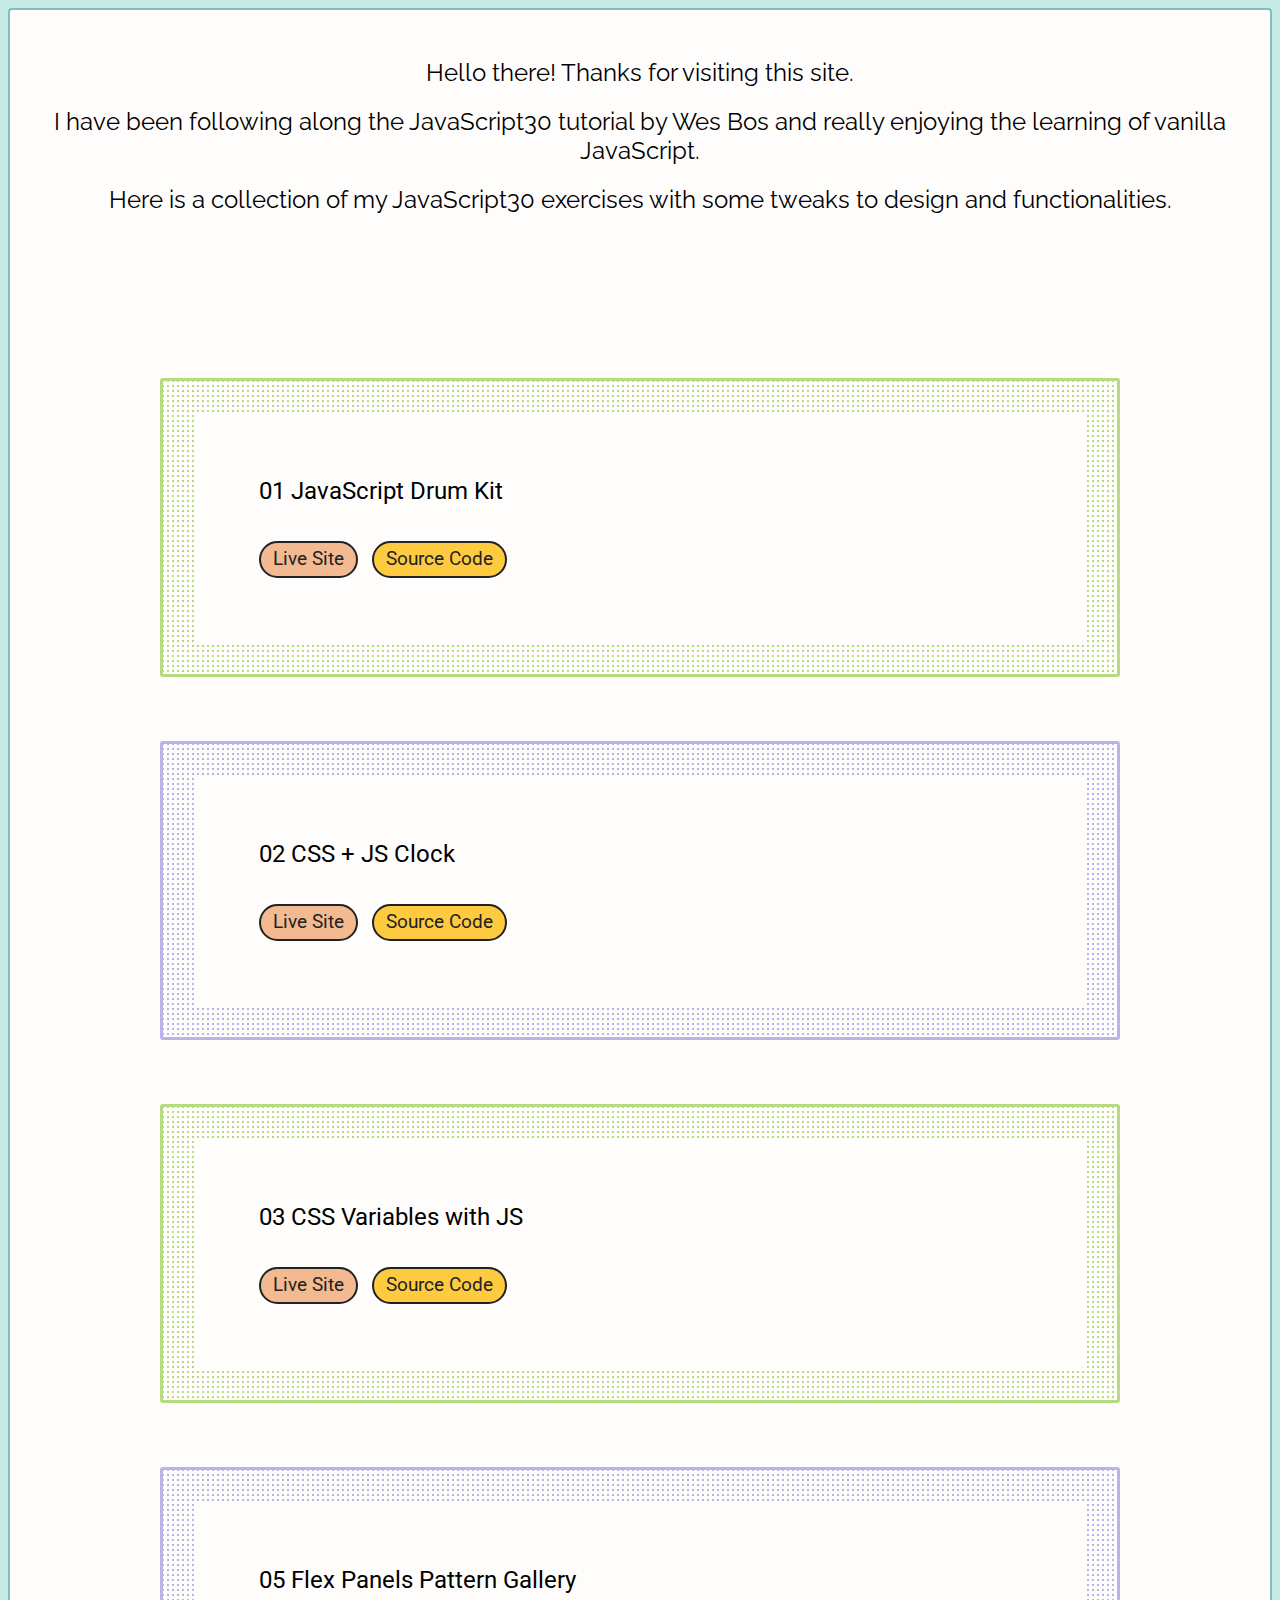
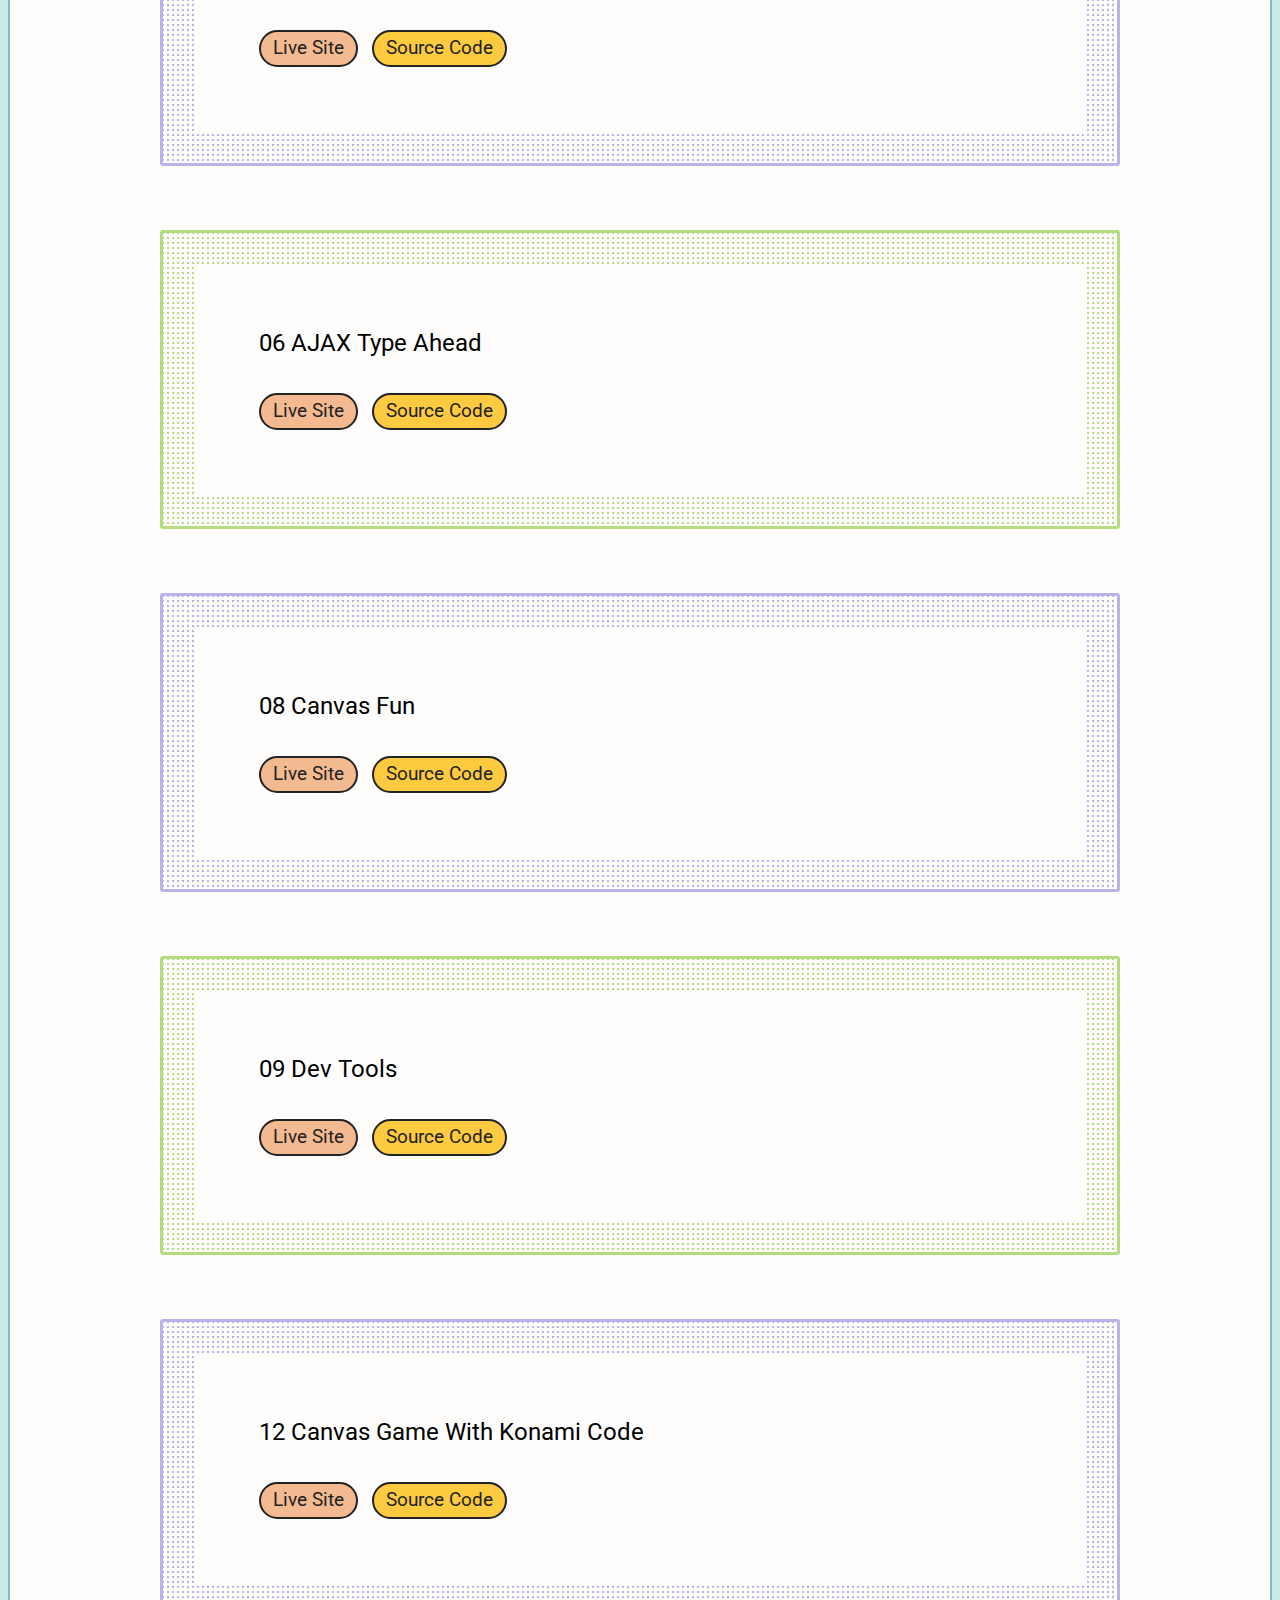
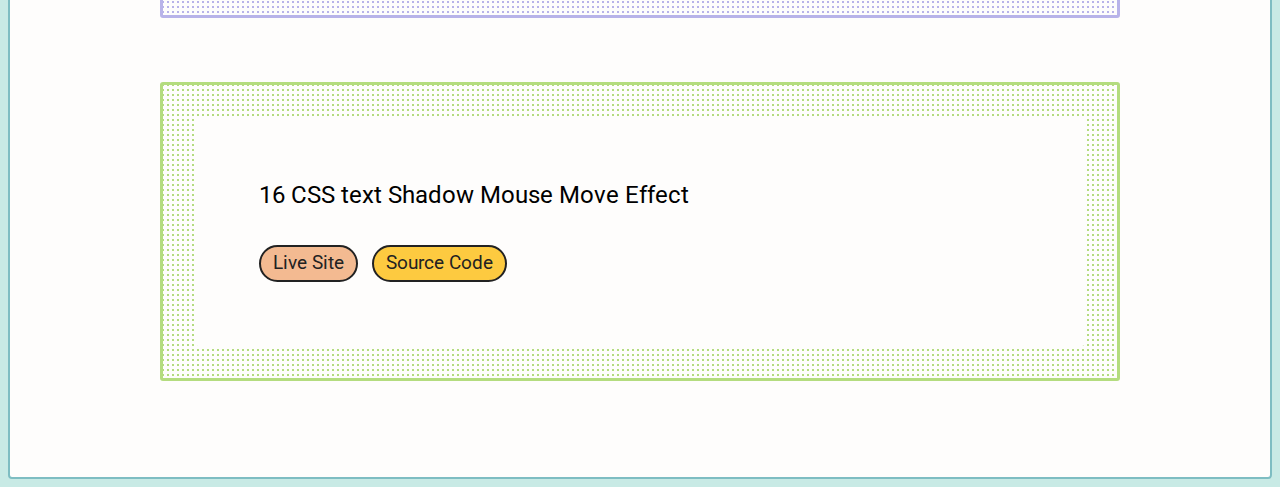
<file: index.html>
<!DOCTYPE html>
<html lang="en">
  <head>
    <meta charset="UTF-8" />
    <meta http-equiv="X-UA-Compatible" content="IE=edge" />
    <meta name="viewport" content="width=device-width, initial-scale=1.0" />
    <link rel="stylesheet" href="main.css" />
    <title>Belle's JavaScript30 exercises</title>
  </head>
  <body>
    <div>
      <header>
        <p>Hello there! Thanks for visiting this site.</p>
        <p>
          I have been following along the JavaScript30 tutorial by Wes Bos and
          really enjoying the learning of vanilla JavaScript.
        </p>
        <p>
          Here is a collection of my JavaScript30 exercises with some tweaks to
          design and functionalities.
        </p>
      </header>
      <main>
        <section>
          <ul class="exercise-list">
            <!-- 1 Drum Kit -->
            <li class="exercise-item">
              <div class="item-container">
                <p>01 JavaScript Drum Kit</p>
                <ul>
                  <li>
                    <a
                      href="./01_Drum_Kit/index.html"
                      target="_blank"
                      class="btn btn-orange"
                      >Live Site</a
                    >
                  </li>
                  <li>
                    <a
                      href="https://github.com/Bc-coding/BelleJS30/tree/main/01_Drum_Kit"
                      target="_blank"
                      class="btn btn-yellow"
                      >Source Code</a
                    >
                  </li>
                </ul>
              </div>
            </li>

            <!-- 2 CSS + JS Clock -->
            <li class="exercise-item">
              <div class="item-container">
                <p>02 CSS + JS Clock</p>
                <ul>
                  <li>
                    <a
                      href="./02_JS_and_CSS_Clock/index.html"
                      target="_blank"
                      class="btn btn-orange"
                      >Live Site</a
                    >
                  </li>
                  <li>
                    <a
                      href="https://github.com/Bc-coding/BelleJS30/tree/main/02_JS_and_CSS_Clock"
                      target="_blank"
                      class="btn btn-yellow"
                      >Source Code</a
                    >
                  </li>
                </ul>
              </div>
            </li>

            <!-- 3 CSS Variables with JS -->
            <li class="exercise-item">
              <div class="item-container">
                <p>03 CSS Variables with JS</p>
                <ul>
                  <li>
                    <a
                      href="./03_CSS_Variables/index.html"
                      target="_blank"
                      class="btn btn-orange"
                      >Live Site</a
                    >
                  </li>
                  <li>
                    <a
                      href="https://github.com/Bc-coding/BelleJS30/tree/main/03_CSS_Variables"
                      target="_blank"
                      class="btn btn-yellow"
                      >Source Code</a
                    >
                  </li>
                </ul>
              </div>
            </li>

            <!-- 5 CSS Variables with JS -->
            <li class="exercise-item">
              <div class="item-container">
                <p>05 Flex Panels Pattern Gallery</p>
                <ul>
                  <li>
                    <a
                      href="./05_Flex_Panel_Gallery/index.html"
                      target="_blank"
                      class="btn btn-orange"
                      >Live Site</a
                    >
                  </li>
                  <li>
                    <a
                      href="https://github.com/Bc-coding/BelleJS30/tree/main/05_Flex_Panel_Gallery"
                      target="_blank"
                      class="btn btn-yellow"
                      >Source Code</a
                    >
                  </li>
                </ul>
              </div>
            </li>

            <!-- 6 AJAX TYPE  -->
            <li class="exercise-item">
              <div class="item-container">
                <p>06 AJAX Type Ahead</p>
                <ul>
                  <li>
                    <a
                      href="./06_AJAX_Type_Ahead/index.html"
                      target="_blank"
                      class="btn btn-orange"
                      >Live Site</a
                    >
                  </li>
                  <li>
                    <a
                      href="https://github.com/Bc-coding/BelleJS30/tree/main/06_AJAX_Type_Ahead"
                      target="_blank"
                      class="btn btn-yellow"
                      >Source Code</a
                    >
                  </li>
                </ul>
              </div>
            </li>

            <!-- 8 Canvas Fun  -->
            <li class="exercise-item">
              <div class="item-container">
                <p>08 Canvas Fun</p>
                <ul>
                  <li>
                    <a
                      href="./08_Canvas_Fun/index.html"
                      target="_blank"
                      class="btn btn-orange"
                      >Live Site</a
                    >
                  </li>
                  <li>
                    <a
                      href="https://github.com/Bc-coding/BelleJS30/tree/main/08_Canvas_Fun"
                      target="_blank"
                      class="btn btn-yellow"
                      >Source Code</a
                    >
                  </li>
                </ul>
              </div>
            </li>

            <!-- 9 Dev Tools  -->
            <li class="exercise-item">
              <div class="item-container">
                <p>09 Dev Tools</p>
                <ul>
                  <li>
                    <a
                      href="./09_Dev_Tools/index.html"
                      target="_blank"
                      class="btn btn-orange"
                      >Live Site</a
                    >
                  </li>
                  <li>
                    <a
                      href="https://github.com/Bc-coding/BelleJS30/tree/main/09_Dev_Tools"
                      target="_blank"
                      class="btn btn-yellow"
                      >Source Code</a
                    >
                  </li>
                </ul>
              </div>
            </li>

            <!-- 12 Konami Code  -->
            <li class="exercise-item">
              <div class="item-container">
                <p>12 Canvas Game With Konami Code</p>
                <ul>
                  <li>
                    <a
                      href="./12_Key_Sequence_Detection/index.html"
                      target="_blank"
                      class="btn btn-orange"
                      >Live Site</a
                    >
                  </li>
                  <li>
                    <a
                      href="https://github.com/Bc-coding/BelleJS30/tree/main/12_Key_Sequence_Detection"
                      target="_blank"
                      class="btn btn-yellow"
                      >Source Code</a
                    >
                  </li>
                </ul>
              </div>
            </li>

            <!-- 16 CSS text Shadow Mouse Move Effect  -->
            <li class="exercise-item">
              <div class="item-container">
                <p>16 CSS text Shadow Mouse Move Effect</p>
                <ul>
                  <li>
                    <a
                      href="./16_Mouse_Move_Shadow/index.html"
                      target="_blank"
                      class="btn btn-orange"
                      >Live Site</a
                    >
                  </li>
                  <li>
                    <a
                      href="https://github.com/Bc-coding/BelleJS30/tree/main/16_Mouse_Move_Shadow"
                      target="_blank"
                      class="btn btn-yellow"
                      >Source Code</a
                    >
                  </li>
                </ul>
              </div>
            </li>
          </ul>
        </section>
      </main>
    </div>
  </body>
</html>
</file>
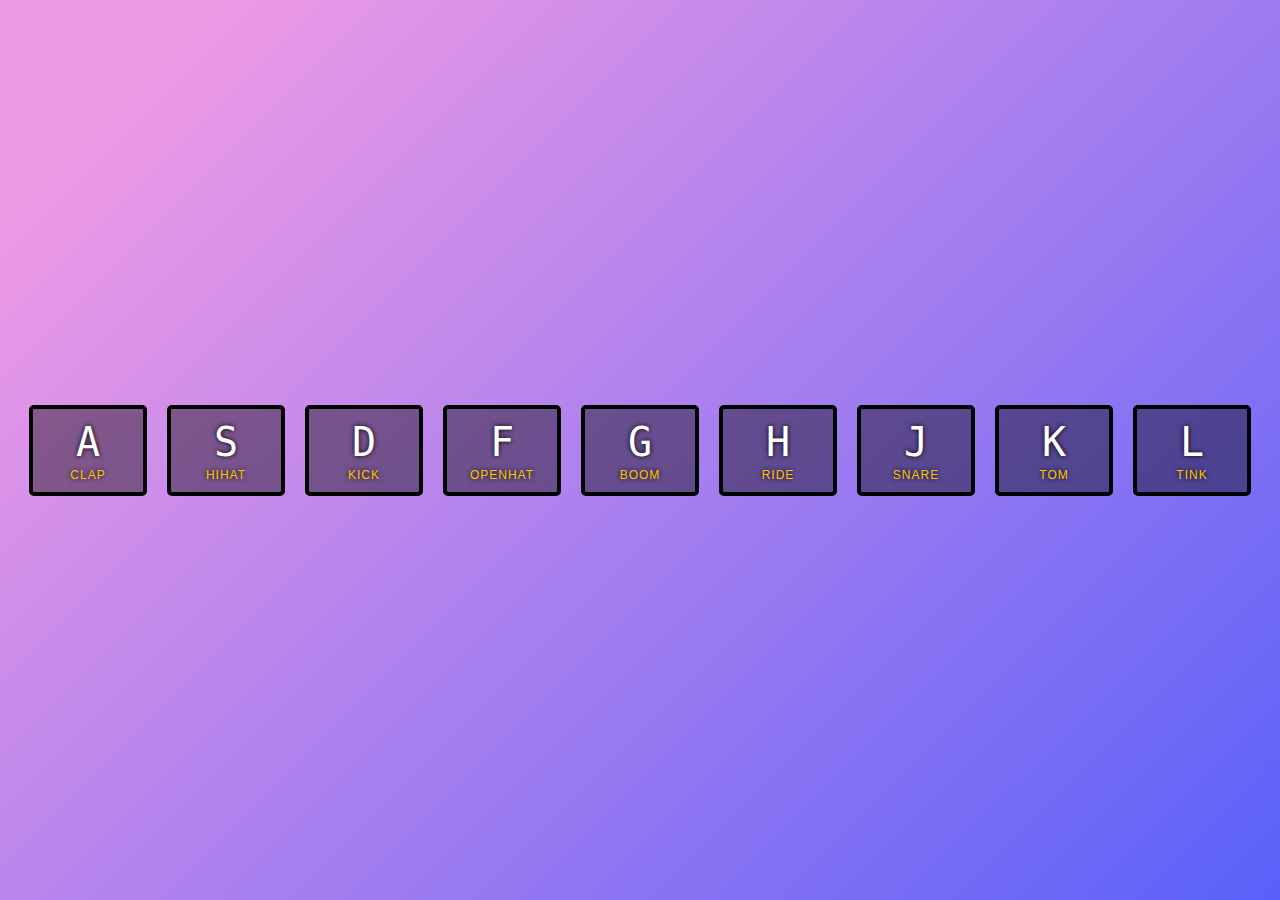
<file: 01_Drum_Kit/index.html>
<!DOCTYPE html>
<html lang="en">
  <head>
    <meta charset="UTF-8" />
    <title>JS Drum Kit</title>
    <link rel="stylesheet" href="style.css" />
  </head>
  <body>
    <div class="keys">
      <div data-key="65" class="key">
        <kbd>A</kbd>
        <span class="sound">clap</span>
      </div>
      <div data-key="83" class="key">
        <kbd>S</kbd>
        <span class="sound">hihat</span>
      </div>
      <div data-key="68" class="key">
        <kbd>D</kbd>
        <span class="sound">kick</span>
      </div>
      <div data-key="70" class="key">
        <kbd>F</kbd>
        <span class="sound">openhat</span>
      </div>
      <div data-key="71" class="key">
        <kbd>G</kbd>
        <span class="sound">boom</span>
      </div>
      <div data-key="72" class="key">
        <kbd>H</kbd>
        <span class="sound">ride</span>
      </div>
      <div data-key="74" class="key">
        <kbd>J</kbd>
        <span class="sound">snare</span>
      </div>
      <div data-key="75" class="key">
        <kbd>K</kbd>
        <span class="sound">tom</span>
      </div>
      <div data-key="76" class="key">
        <kbd>L</kbd>
        <span class="sound">tink</span>
      </div>
    </div>

    <audio data-key="65" src="sounds/clap.wav"></audio>
    <audio data-key="83" src="sounds/hihat.wav"></audio>
    <audio data-key="68" src="sounds/kick.wav"></audio>
    <audio data-key="70" src="sounds/openhat.wav"></audio>
    <audio data-key="71" src="sounds/boom.wav"></audio>
    <audio data-key="72" src="sounds/ride.wav"></audio>
    <audio data-key="74" src="sounds/snare.wav"></audio>
    <audio data-key="75" src="sounds/tom.wav"></audio>
    <audio data-key="76" src="sounds/tink.wav"></audio>

    <script>
      // listen for a key down event!

      function playSound(e) {
        // console.log(e.keyCode);
        const audio = document.querySelector(`audio[data-key="${e.keyCode}"]`);
        const key = document.querySelector(`.key[data-key="${e.keyCode}"]`);
        // console.log(audio);
        if (!audio) return; // stop the function from running all together
        audio.currentTime = 0; // rewind to the start
        audio.play();

        key.classList.add("playing");
        // instead of using setTimeout to remove the class playing, we could use transitionEnd event
      }

      function removeTransition(e) {
        // console.log(e);
        if (e.propertyName !== "transform") return;
        this.classList.remove("playing");
      }

      const keys = document.querySelectorAll(".key");
      // its a Node List - not an array. so we can't add eventlistners on keys NO! keys.addEventListner("transitionend")
      keys.forEach(key =>
        key.addEventListener("transitionend", removeTransition)
      );

      window.addEventListener("keydown", playSound);
    </script>
  </body>
</html>
</file>
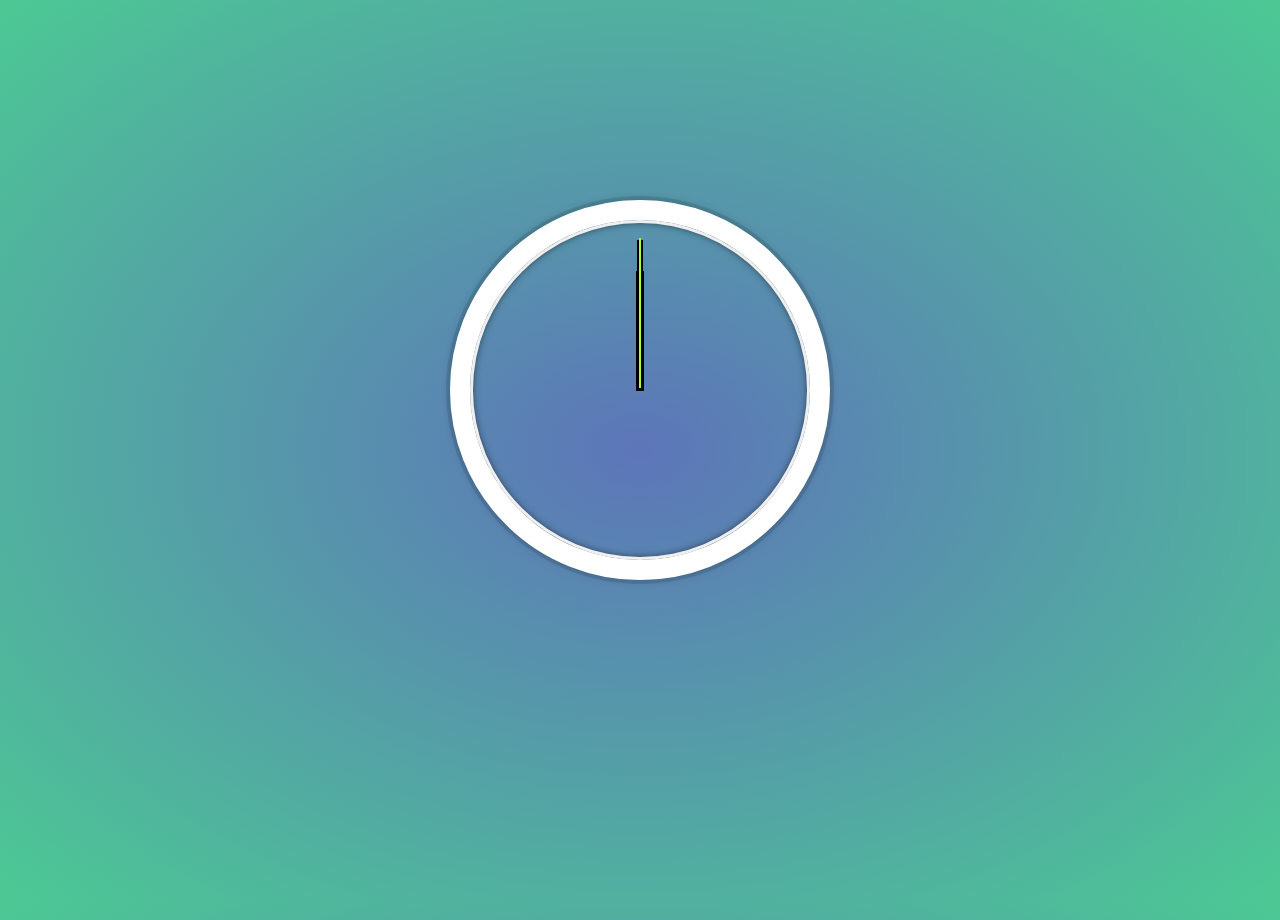
<file: 02_JS_and_CSS_Clock/index.html>
<!DOCTYPE html>
<html lang="en">
  <head>
    <meta charset="UTF-8" />
    <link rel="stylesheet" href="style.css" />
    <title>JS + CSS Clock</title>
  </head>
  <body>
    <div class="area">
      <ul class="circles">
        <li></li>
        <li></li>
        <li></li>
        <li></li>
        <li></li>
        <li></li>
        <li></li>
        <li></li>
        <li></li>
        <li></li>
      </ul>

      <div class="clock">
        <div class="clock-face">
          <div class="hand hour-hand"></div>
          <div class="hand min-hand"></div>
          <div class="hand second-hand"></div>
        </div>
      </div>
    </div>

    <script>
      const secondHand = document.querySelector(".second-hand");
      const minHand = document.querySelector(".min-hand");
      const hourHand = document.querySelector(".hour-hand");

      function setDate() {
        const now = new Date();

        // second hand
        const seconds = now.getSeconds();
        //console.log(seconds);
        const secondsDegrees = (seconds / 60) * 360 + 90;
        secondHand.style.transform = `rotate(${secondsDegrees}deg)`;

        // minute Hand
        const minutes = now.getMinutes();
        const minsDegrees = (minutes / 60) * 360 + 90;
        minHand.style.transform = `rotate(${minsDegrees}deg)`;

        // hour Hand
        const hours = now.getHours();
        const hoursDegrees = ((hours % 12) / 12) * 360 + 90;
        hourHand.style.transform = `rotate(${hoursDegrees}deg)`;
      }

      setInterval(setDate, 1000);
    </script>
  </body>
</html>
</file>
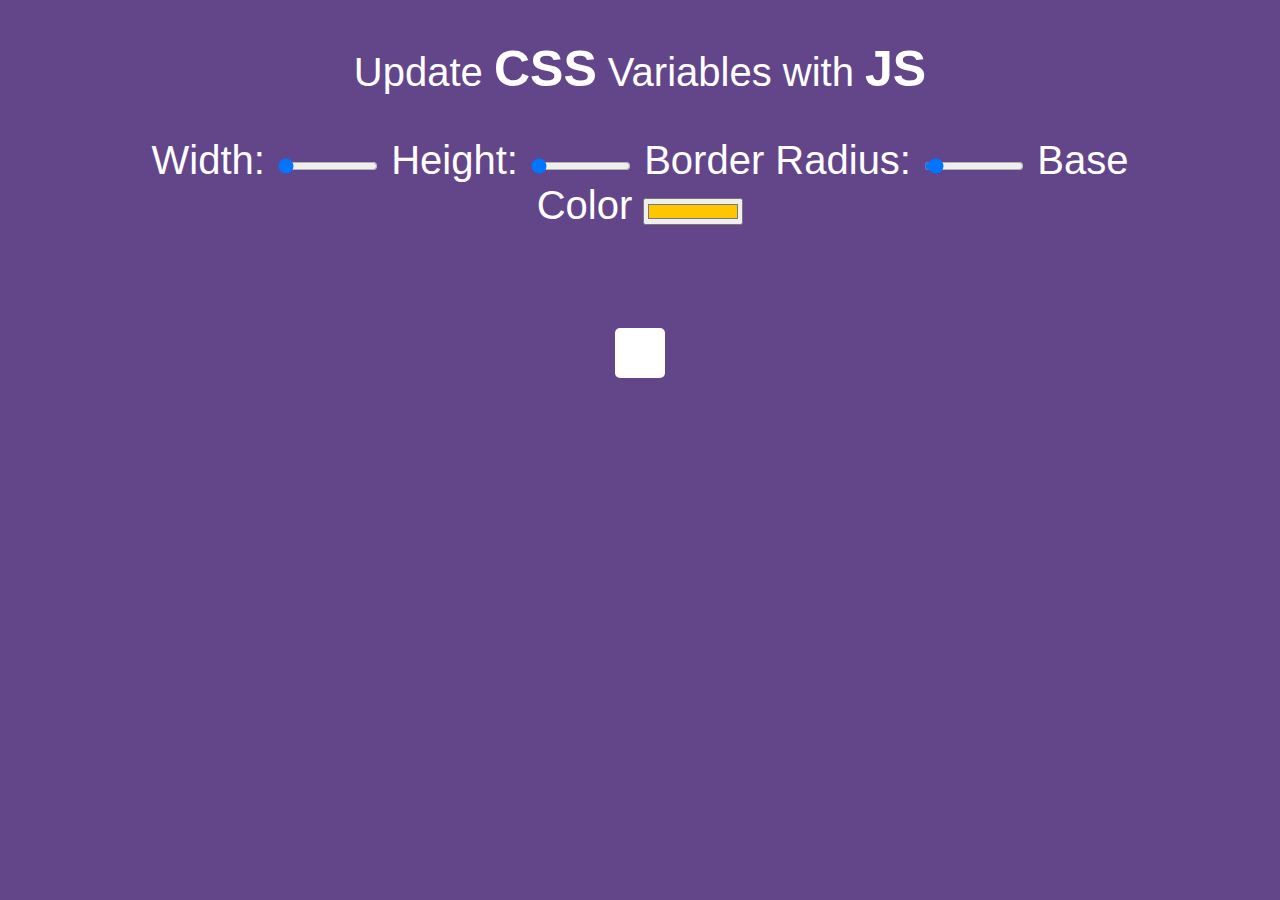
<file: 03_CSS_Variables/index.html>
<!DOCTYPE html>
<html lang="en">
  <head>
    <meta charset="UTF-8" />
    <title>Scoped CSS Variables and JS</title>
  </head>
  <body>
    <div class="container">
      <p>
        Update <span class="hl">CSS</span> Variables with
        <span class="hl">JS</span>
      </p>

      <div class="controls">
        <label for="width">Width:</label>
        <input
          id="width"
          type="range"
          name="width"
          min="50"
          max="800"
          value="50"
          data-sizing="px"
        />

        <label for="height">Height:</label>
        <input
          id="height"
          type="range"
          name="height"
          min="50"
          max="600"
          value="50"
          data-sizing="px"
        />

        <label for="borderRadius">Border Radius:</label>
        <input
          id="borderRadius"
          type="range"
          name="border-radius"
          min="0"
          max="200"
          value="10"
          data-sizing="%"
        />

        <label for="color">Base Color</label>
        <input id="color" type="color" name="color" value="#ffc600" />
      </div>

      <div class="canvas"></div>
    </div>

    <style>
      :root {
        --color: #fff;
        --border-radius: 10%;
        --width: 50px;
        --height: 50px;
      }

      .canvas {
        background: var(--color);
        border-radius: var(--border-radius);
        width: var(--width);
        height: var(--height);
        margin: 100px auto 20px auto;
      }

      body {
        text-align: center;
        background: #63458a;
        color: white;
        font-family: "helvetica neue", sans-serif;
        font-weight: 100;
        font-size: 40px;
      }

      .container {
        width: 80vw;
        margin: 0 auto;
      }

      .hl {
        font-weight: 700;
        font-size: 50px;
      }

      .controls {
        margin-bottom: 50px;
      }

      input {
        width: 100px;
      }
    </style>

    <script>
      const inputs = document.querySelectorAll(".controls input");
      const inputColor = document.getElementById("color");
      const hlitems = document.querySelectorAll(".hl");

      function handleUpdate() {
        // console.log(this.value);
        const suffix = this.dataset.sizing || "";
        document.documentElement.style.setProperty(
          `--${this.name}`,
          this.value + suffix
        );
      }

      function changeBackground() {
        hlitems.forEach(item => (item.style.color = `${this.value}`));
      }

      inputs.forEach(input => input.addEventListener("change", handleUpdate));
      inputs.forEach(input =>
        input.addEventListener("mousemove", handleUpdate)
      );

      inputColor.addEventListener("change", changeBackground);
    </script>
  </body>
</html>
</file>
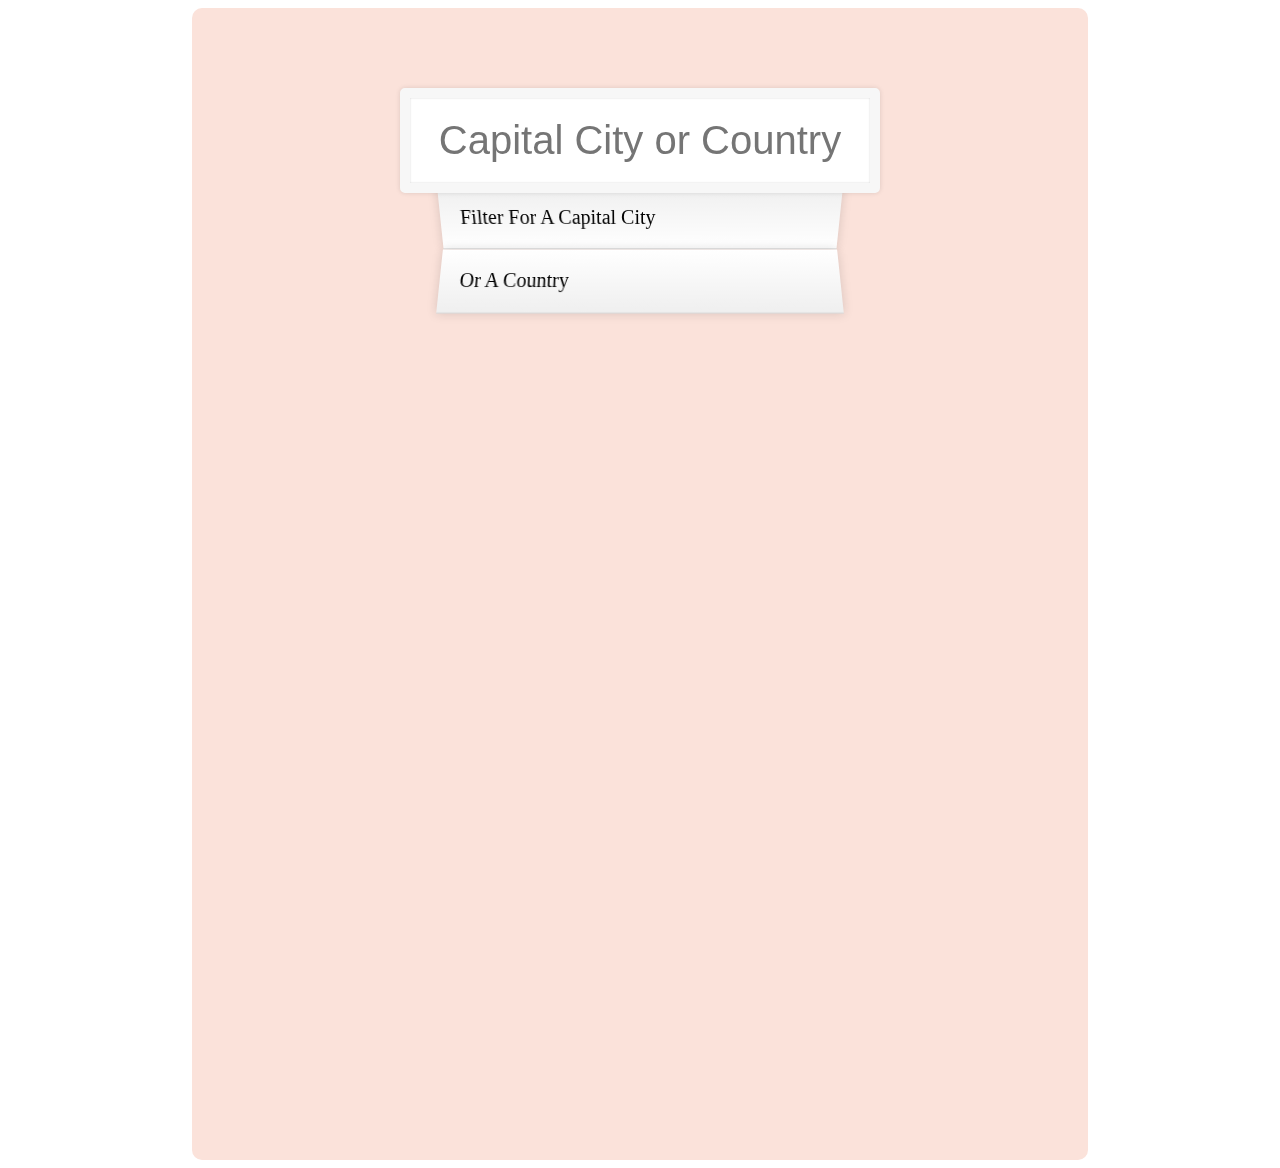
<file: 06_AJAX_Type_Ahead/index.html>
<!DOCTYPE html>
<html lang="en">
  <head>
    <meta charset="UTF-8" />
    <title>Ajax Type Ahead 👀</title>
    <link rel="stylesheet" href="style.css" />
  </head>
  <body>
    <div class="container">
      <div>
        <form class="search-form">
          <input
            type="text"
            class="search"
            placeholder="Capital City or Country"
          />
          <ul class="suggestions">
            <li>Filter for a capital city</li>
            <li>or a country</li>
          </ul>
        </form>
      </div>
      <div class="pass-container"></div>
    </div>
    <script>
      // const endpoint =
      //   "https://gist.githubusercontent.com/Miserlou/c5cd8364bf9b2420bb29/raw/2bf258763cdddd704f8ffd3ea9a3e81d25e2c6f6/cities.json";

      const endpoint = "https://restcountries.eu/rest/v2/all";

      const cities = [];

      fetch(endpoint)
        .then(blob => blob.json())
        .then(data => {
          cities.push(...data);
          console.log(cities);
        });

      function findMatches(wordToMatch, cities) {
        console.log(cities);
        return cities.filter(place => {
          // here we need to figure out if the city or state matches what was searched
          const regex = new RegExp(wordToMatch, "gi");
          return place.capital.match(regex) || place.name.match(regex);
        });
      }

      function displayMatches() {
        // console.log(this.value);
        const matchArray = findMatches(this.value, cities);

        if (matchArray.length !== 250) {
          const html = matchArray
            .map(place => {
              // create a regex that matches the city name, we then replace the regex
              const regex = new RegExp(this.value, "gi");
              const cityName = place.capital.replace(
                regex,
                `<span class="hl">${this.value}</span>`
              );
              const countryName = place.name.replace(
                regex,
                `<span class="hl">${this.value}</span>`
              );

              return `
          <li>
            <span class="name">
              ${cityName}, ${countryName}
            </span>
          </li>
          `;
            })
            .join(" ");
          suggestions.innerHTML = html;
        }
        if (matchArray.length === 250) {
          suggestions.innerHTML = `<ul class="suggestions">
            <li>Filter for a capital city</li>
            <li>or a country</li>
          </ul>`;
          passContainer.innerHTML = "";
        }

        if (matchArray.length === 1) {
          const htmlBoarding = matchArray
            .map(place => {
              const regex = new RegExp(this.value, "gi");
              const cityName = place.capital.replace(
                regex,
                `<span>${this.value}</span>`
              );
              return `
            <span class="name">
              ${cityName}
            </span>
          `;
            })
            .join(" ");

          passContainer.innerHTML = `
          <div class="ticket">
            <div class="ticket-top"></div>
            <div class="ticket-bottom">
              <div class="passenger">
                <p>Passenger</p>
                <p class="row2">Hello Kitty</p>
              </div>
              <div class="info">
                <div>
                  <p>From</p>
                  <p class="row2">Taipei</p>    
                </div>
                <div>
                  <p >To</p>
                  <p class="destination row2">${htmlBoarding}</p> 
                </div>
                <div>
                  <p>Date</p>
                  <p class="row2">Anytime</p> 
                </div>
              </div>
              <div class="boarding">
                <p>Boarding Pass</p> 
              </div>
            </div>
          </div>
          `;
        }
      }

      const searchInput = document.querySelector(".search");
      const suggestions = document.querySelector(".suggestions");
      const passContainer = document.querySelector(".pass-container");
      searchInput.addEventListener("change", displayMatches);
      searchInput.addEventListener("keyup", displayMatches);
    </script>
  </body>
</html>
</file>
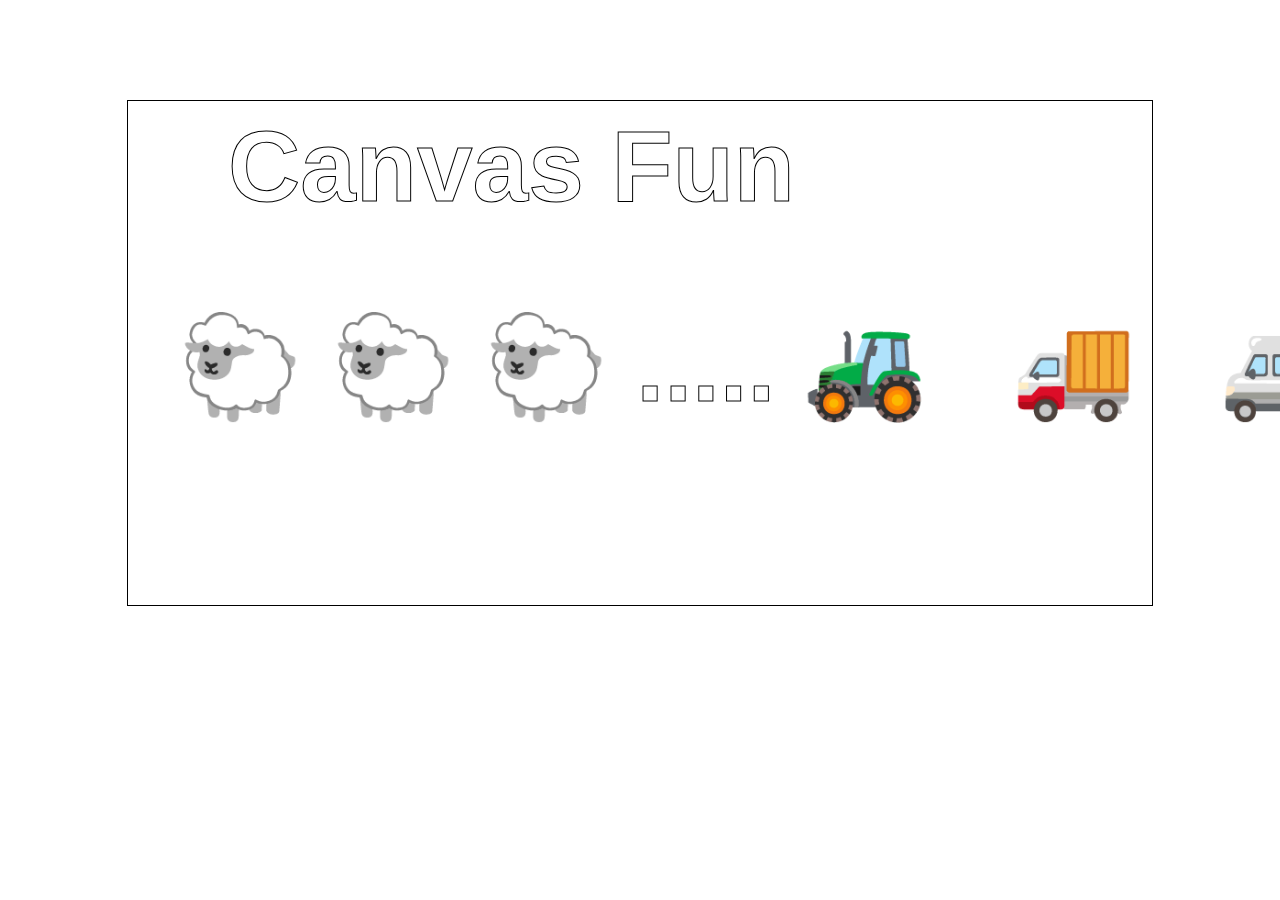
<file: 08_Canvas_Fun/index.html>
<!DOCTYPE html>
<html lang="en">
  <head>
    <meta charset="UTF-8" />
    <title>HTML5 Canvas</title>
  </head>
  <body>
    <div>
      <canvas id="draw" width="800" height="500"></canvas>
    </div>
    <style>
      html,
      body {
        margin: 0;
      }

      div {
        width: 80vw;
        border: 1px solid black;
        margin: 100px auto 100px auto;
      }
    </style>

    <script>
      const canvas = document.querySelector("#draw");
      const ctx = canvas.getContext("2d");

      canvas.width = window.innerWidth;
      // canvas.height = window.innerHeight;

      ctx.font = "700 100px Arial";
      ctx.strokeStyle = "black";
      ctx.strokeText("Canvas Fun", 100, 100);

      ctx.strokeText("🐑 🐑 🐑 ..... 🚜   🚚   🚐   🚗 ", 50, 300);

      ctx.lineJoin = "round";
      ctx.lineCap = "round";
      ctx.lineWidth = 5;

      let isDrawing = false;

      let lastX = 0;
      let lastY = 0;

      function draw(e) {
        if (!isDrawing) return;
        //console.log(e);
        ctx.strokeStyle = "black";
        ctx.beginPath();
        // start from
        ctx.moveTo(lastX, lastY);
        // go to
        ctx.lineTo(e.offsetX, e.offsetY);
        ctx.stroke();
        // lastX = e.offsetX;
        // lastY = e.offsetY;
        [lastX, lastY] = [e.offsetX, e.offsetY];
      }
      canvas.addEventListener("mousedown", e => {
        isDrawing = true;
        [lastX, lastY] = [e.offsetX, e.offsetY];
      });

      canvas.addEventListener("mousemove", draw);

      canvas.addEventListener("mouseup", () => (isDrawing = false));
      canvas.addEventListener("mouseout", () => (isDrawing = false));
    </script>
  </body>
</html>
</file>
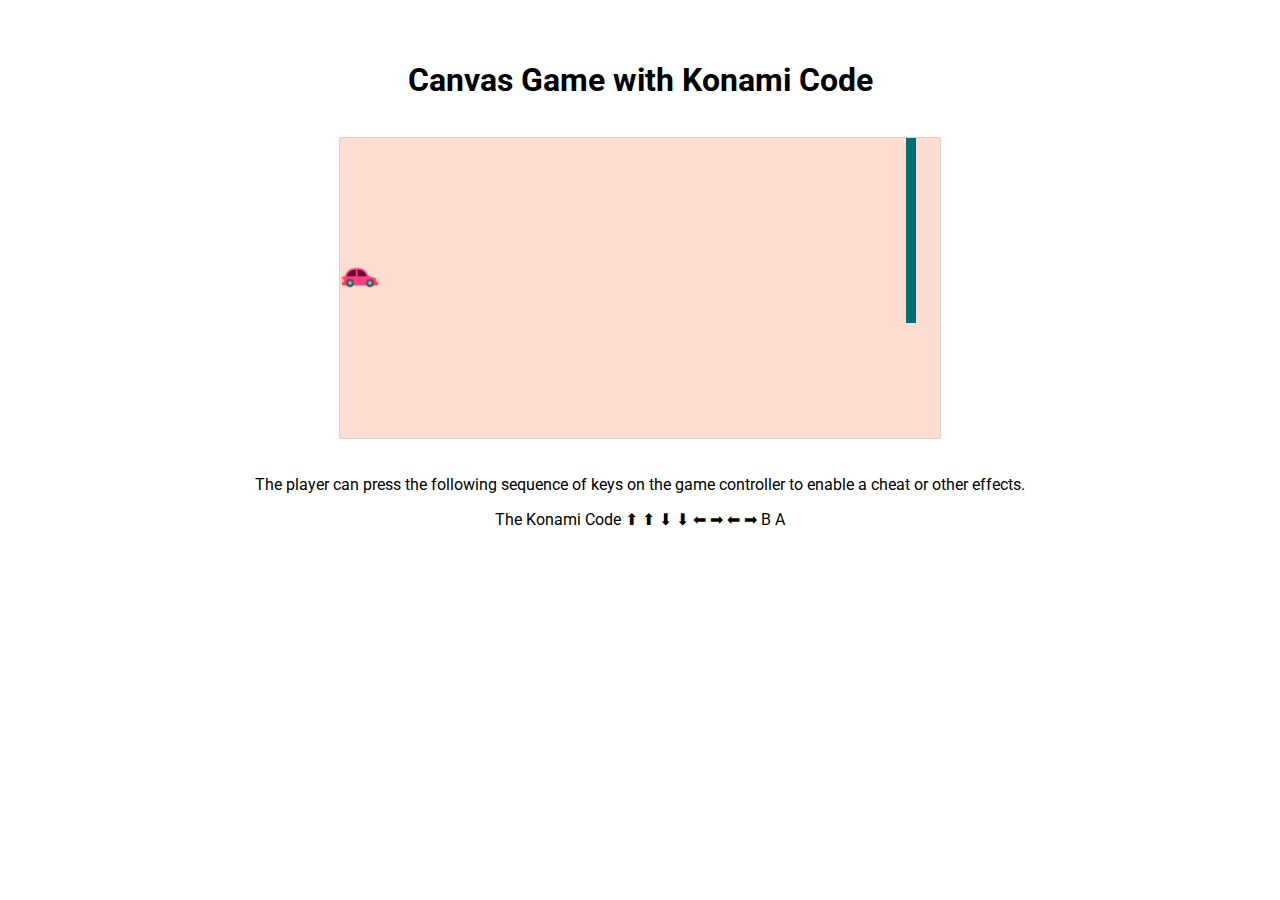
<file: 12_Key_Sequence_Detection/index.html>
<!DOCTYPE html>
<html lang="en">
  <head>
    <meta charset="UTF-8" />
    <script src="confetti-js-master/dist/index.min.js"></script>
    <link rel="preconnect" href="https://fonts.gstatic.com" />
    <link
      href="https://fonts.googleapis.com/css2?family=Roboto&display=swap"
      rel="stylesheet"
    />
    <title>Key Detection</title>

    <style>
      body > div {
        margin: 0 auto;
        text-align: center;
        padding: 2rem 2rem;
        font-family: "Roboto", sans-serif;
      }
      canvas {
        border: 1px solid #d3d3d3;
        background-color: #ffddd2;
        margin: 1rem auto;
      }

      button {
        font-family: inherit;
        background: #83c5be;
        color: #222;
        padding: 0.5rem 1rem;
        outline: 0;
        border: 0;
        border-radius: 10px;
      }
    </style>
  </head>

  <body onload="startGame()">
    <script>
      // Add a component - make a component constructor, which lets you add components onto the gamearea
      var myGamePiece;
      // var myObstacle;  // this is a single obstable

      var myObstacles = []; // define multiple obstacles, declare the obstacle variables as an array
      0;
      function startGame() {
        myGamePiece = new component(40, 40, "car.png", 0, 120, "image");
        // creating obstacle
        // myObstacle = new component(10, 200, "red", 300, 120);
        myGameArea.start();
      }

      // define Game Area
      var myGameArea = {
        canvas: document.createElement("canvas"),
        start: function () {
          this.canvas.width = 600;
          this.canvas.height = 300;
          this.context = this.canvas.getContext("2d");
          console.log(document.body.childNodes[3]);
          document.body.childNodes[3].insertBefore(
            this.canvas,
            document.body.childNodes[3].childNodes[2]
          );

          // Adding multiple obstacles -- we need a property for counting frames, and a method for execute something at a given frame rate
          this.frameNo = 0;

          // update the game area -- to make the game ready for action, we need to update the display 50 times per second
          this.interval = setInterval(updateGameArea, 20);
          // keyboard as Controller
          window.addEventListener("keydown", function (e) {
            // console.log(e.keyCode);
            // myGameArea.key = e.keyCode;
            myGameArea.keys = myGameArea.keys || [];
            myGameArea.keys[e.keyCode] = true;
          });
          window.addEventListener("keyup", function (e) {
            // myGameArea.key = false;
            myGameArea.keys[e.keyCode] = false;
          });
        },
        // add a function clear()
        clear: function () {
          this.context.clearRect(0, 0, this.canvas.width, this.canvas.height);
        },
        // game over = hit the obstacle
        stop: function () {
          clearInterval(this.interval);
        },
      };

      // The function returns true if the current framenumber corresponds with the given interval
      function everyInterval(n) {
        if ((myGameArea.frameNo / n) % 1 == 0) {
          return true;
        }
        return false;
      }

      function component(width, height, color, x, y, type) {
        this.width = width;
        if (type === "image") {
          this.image = new Image();
          this.image.src = color;
        }
        this.height = height;
        this.speedX = 0;
        this.speedY = 0;
        this.x = x;
        this.y = y;
        this.update = function () {
          ctx = myGameArea.context;
          if (type === "image") {
            ctx.drawImage(this.image, this.x, this.y, this.width, this.height);
          } else {
            ctx.fillStyle = color;
            ctx.fillRect(this.x, this.y, this.width, this.height);
          }
        };
        // moving the game piece
        this.newPosition = function () {
          this.x += this.speedX;
          this.y += this.speedY;
        };

        // define the collision
        this.crashWith = function (otherobj) {
          var myleft = this.x;
          var myright = this.x + this.width - 10;
          var mytop = this.y + 10;
          var mybottom = this.y + this.height - 10;
          var otherleft = otherobj.x;
          var otherright = otherobj.x + otherobj.width;
          var othertop = otherobj.y;
          var otherbottom = otherobj.y + otherobj.height;
          var crash = true;
          if (
            mybottom < othertop ||
            mytop > otherbottom ||
            myright < otherleft ||
            myleft > otherright
          ) {
            crash = false;
          }
          return crash;
        };
      }

      // update the game area
      function updateGameArea() {
        // var x, y;
        var x, height, gap, minHeight, maxHeight, minGap, maxGap;

        // Game over if crashing
        for (i = 0; i < myObstacles.length; i += 1) {
          if (myGamePiece.crashWith(myObstacles[i])) {
            myGameArea.stop();
            return;
          }
        }

        myGameArea.clear();
        myGameArea.frameNo += 1;

        // we need to loop through every obstacle to see if there is a crash
        // The updateGameOver function counts frames and adds an obstacle for every 150th frame
        if (myGameArea.frameNo == 1 || everyInterval(150)) {
          x = myGameArea.canvas.width;

          //--- eqaul-sized obstacles --- //
          // y = myGameArea.canvas.height - 200;
          // myObstacles.push(new component(10, 200, "blue", x, y));

          // Obstacles of random size
          minHeight = 20;
          maxHeight = 200;
          height = Math.floor(
            Math.random() * (maxHeight - minHeight + 1) + minHeight
          );
          minGap = 60;
          maxGap = 200;
          gap = Math.floor(Math.random() * (maxGap - minGap + 1) + minGap);
          myObstacles.push(new component(10, height, "#006d77", x, 0));
          myObstacles.push(
            new component(10, x - height - gap, "#006d77", x, height + gap)
          );
        }

        for (i = 0; i < myObstacles.length; i += 1) {
          myObstacles[i].x += -1;
          myObstacles[i].update();
        }

        // ************ Single Obstacle ************ //
        // if (myGamePiece.crashWith(myObstacle)) {
        //   myGameArea.stop();
        // } else {
        //   myGameArea.clear();

        //   myGamePiece.speedX = 0;
        //   myGamePiece.speedY = 0;

        // if (myGameArea.key && myGameArea.key == 37) {
        //   myGamePiece.speedX = -1;
        // }

        // if (myGameArea.key && myGameArea.key == 39) {
        //   myGamePiece.speedX = 1;
        // }

        // if (myGameArea.key && myGameArea.key == 38) {
        //   myGamePiece.speedY = -1;
        // }

        // if (myGameArea.key && myGameArea.key == 40) {
        //   myGamePiece.speedY = 1;
        // }

        // if (myGameArea.keys && myGameArea.keys[37]) {
        //   myGamePiece.speedX = -1;
        // }

        // if (myGameArea.keys && myGameArea.keys[39]) {
        //   myGamePiece.speedX = 1;
        // }
        // if (myGameArea.keys && myGameArea.keys[38]) {
        //   myGamePiece.speedY = -1;
        // }
        // if (myGameArea.keys && myGameArea.keys[40]) {
        //   myGamePiece.speedY = 1;
        // }

        // moving obstacles
        // myObstacle.update();
        // myObstacle.x += -1;

        myGamePiece.speedX = 0;
        myGamePiece.speedY = 0;

        if (myGameArea.keys && myGameArea.keys[37]) {
          myGamePiece.speedX = -2;
        }

        if (myGameArea.keys && myGameArea.keys[39]) {
          myGamePiece.speedX = 1;
        }
        if (myGameArea.keys && myGameArea.keys[38]) {
          myGamePiece.speedY = -2;
        }
        if (myGameArea.keys && myGameArea.keys[40]) {
          myGamePiece.speedY = 2;
        }

        // update myGamePiece position
        myGamePiece.newPosition();
        myGamePiece.update();
      }

      // Controllers - Make myGamePiece move
      function moveup() {
        myGamePiece.speedY -= 1;
      }

      function movedown() {
        myGamePiece.speedY += 1;
      }

      function moveleft() {
        myGamePiece.speedX -= 1;
      }

      function moveright() {
        myGamePiece.speedX += 1;
      }

      function stopMove() {
        myGamePiece.speedX = 0;
        myGamePiece.speedY = 0;
      }

      // Konami Code
      const keySequence = [];
      let konamiString = "";
      const konamiCode = [
        "ArrowUp",
        "ArrowUp",
        "ArrowDown",
        "ArrowDown",
        "ArrowLeft",
        "ArrowRight",
        "ArrowLeft",
        "ArrowRight",
        "b",
        "a",
      ];

      window.addEventListener("keyup", function (e) {
        keySequence.push(e.key);
        //console.log(e.key);
        keySequence.splice(
          -konamiCode.length - 1,
          keySequence.length - konamiCode.length
        );
        konamiString = konamiCode.join("");

        if (keySequence.join("").includes(konamiString)) {
          var confettiElement = document.querySelector("canvas");
          // console.log(confettiElement);
          var confettiSettings = {
            target: confettiElement,
            width: 600,
            height: 300,
          };
          var confetti = new ConfettiGenerator(confettiSettings);
          confetti.render();

          setTimeout(() => confetti.clear(), 2000);
        }
      });
    </script>

    <div>
      <div>
        <h1 class="text">Canvas Game with Konami Code</h1>
      </div>

      <!-- <div>
        <button
          onmousedown="moveup()"
          onmouseup="stopMove()"
          ontouchstart="moveup()"
          ontouchend="stopMove()"
        >
          UP
        </button>
        <button
          onmousedown="movedown()"
          onmouseup="stopMove()"
          ontouchstart="movedown()"
          ontouchend="stopMove()"
        >
          DOWN
        </button>
        <button
          onmousedown="moveleft()"
          onmouseup="stopMove()"
          ontouchstart="moveleft()"
          ontouchend="stopMove()"
        >
          LEFT
        </button>
        <button
          onmousedown="moveright()"
          onmouseup="stopMove()"
          ontouchstart="moveright()"
          ontouchend="stopMove()"
        >
          RIGHT
        </button> -->

        <p>
          <p>
          The player can press the following sequence of keys on the game
          controller to enable a cheat or other effects.</p>
          <p> The Konami Code <span>⬆ </span><span>⬆ </span>  <span>⬇ </span><span>⬇ </span> <span>⬅  </span> <span>➡   </span> <span>⬅  </span> <span>➡  </span><span>B </span><span>A </span> </p>
        </div>
      </div>
    </div>
  </body>
</html>
</file>
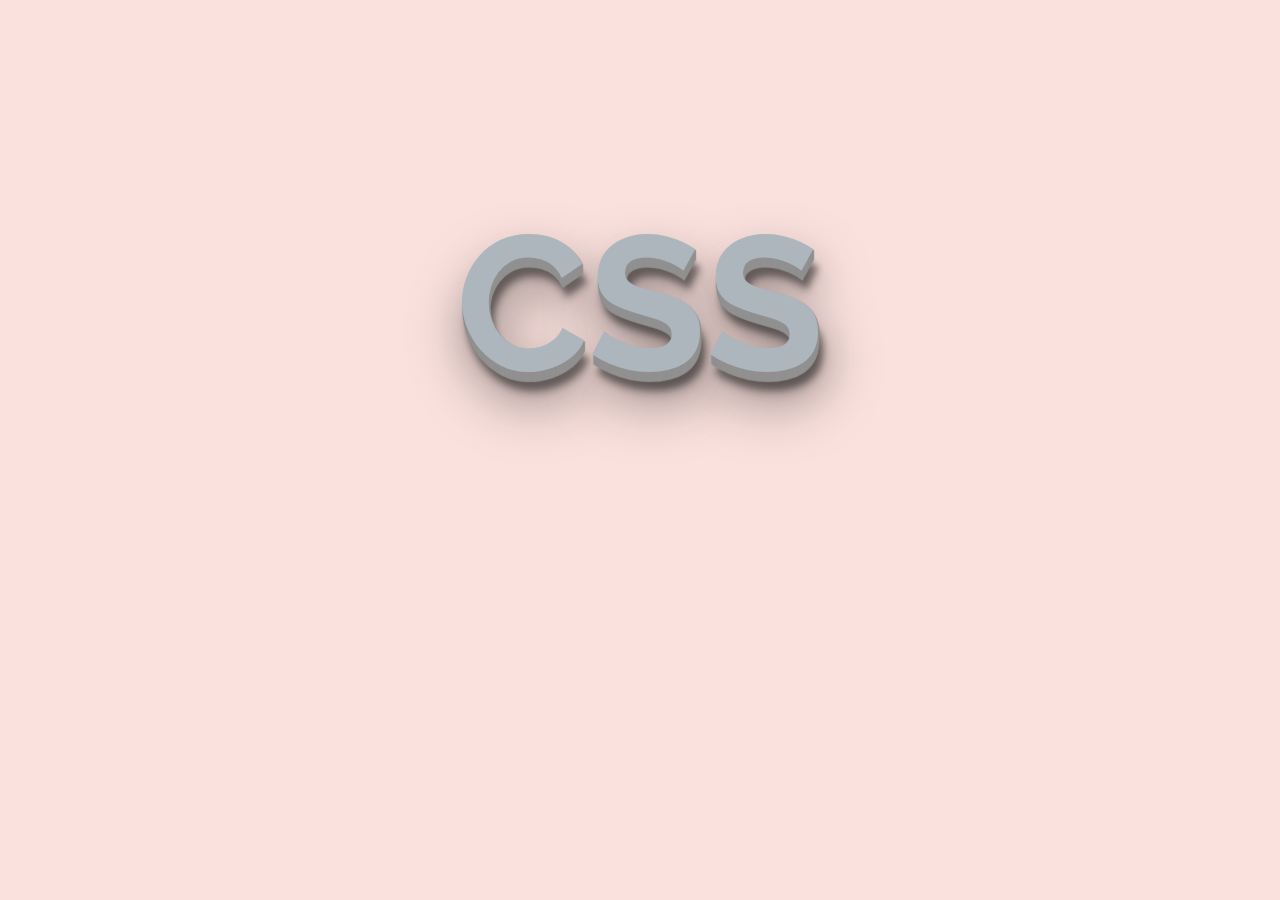
<file: 16_Mouse_Move_Shadow/index.html>
<!DOCTYPE html>
<html lang="en">
  <head>
    <meta charset="UTF-8" />
    <title>Mouse Shadow</title>
  </head>
  <body>
    <div class="hero">
      <span class="text">CSS</span>
    </div>

    <style>
      @import url("https://fonts.googleapis.com/css2?family=Raleway:wght@700&display=swap");

      body {
        background-color: #fae1dd;
      }

      .hero {
        width: 600px;
        height: 400px;
        border: 3px solid transparent;
        border-radius: 5%;
        margin: 100px auto;
        position: relative;
      }

      .text {
        position: absolute;
        top: 50%;
        right: 50%;
        text-transform: uppercase;
        transform: translate(50%, -50%);
        font-family: "Raleway", sans-serif;
        font-weight: 700;
        font-size: 12em;
        color: #adb5bd;
        text-shadow: 1px 1px 1px #919191, 1px 2px 1px #919191,
          1px 3px 1px #919191, 1px 4px 1px #919191, 1px 5px 1px #919191,
          1px 6px 1px #919191, 1px 7px 1px #919191, 1px 8px 1px #919191,
          1px 9px 1px #919191, 1px 10px 1px #919191,
          5px 18px 6px rgba(16, 16, 16, 0.4),
          5px 22px 10px rgba(16, 16, 16, 0.2),
          5px 25px 35px rgba(16, 16, 16, 0.2),
          5px 30px 60px rgba(16, 16, 16, 0.4);
      }
    </style>

    <script>
      // put mouseove addEventListener on Hero
      // dynamically update the text shadow CSS
      const hero = document.querySelector(".hero");
      const text = document.querySelector(".text");

      const walk = 100; // 100px

      function shadow(e) {
        //console.log(e);
        const { offsetWidth: width, offsetHeight: height } = hero;
        // we also need to know where the cursor is
        let { offsetX: x, offsetY: y } = e;
        // console.log(x, y);  if there are children elements inside the elment we are listening for, when we move the mouse, it still gives us x and y values of the children elements

        // console.log(this, e.target); this here is the thing we are listening, e.target is the thing we trigger

        if (this !== e.target) {
          x = x + e.target.offsetLeft;
          y = y + e.target.offsetTop;
        }

        // console.log(x, y);
        const xWalk = Math.round((x / width) * walk - walk / 2);
        const yWalk = Math.round((y / width) * walk - walk / 2);
        //console.log(xWalk, yWalk);

        text.style.textShadow = `1px 1px 1px #919191,
        1px 2px 1px #919191,
        1px 3px 1px #919191,
        1px 4px 1px #919191,
        1px 5px 1px #919191,
        1px 6px 1px #919191,
        1px 7px 1px #919191,
        1px 8px 1px #919191,
        1px 9px 1px #919191,
        1px 10px 1px #919191,
    ${xWalk + 5}px ${yWalk + 18}px 6px rgba(16,16,16,0.4),
    ${xWalk + 5}px ${yWalk + 22}px 10px rgba(16,16,16,0.2),
    ${xWalk + 5}px ${yWalk + 25}px 35px rgba(16,16,16,0.2),
    ${xWalk + 5}px ${yWalk + 30}px 60px rgba(16,16,16,0.4)`;
      }

      hero.addEventListener("mousemove", shadow);
    </script>
  </body>
</html>
</file>
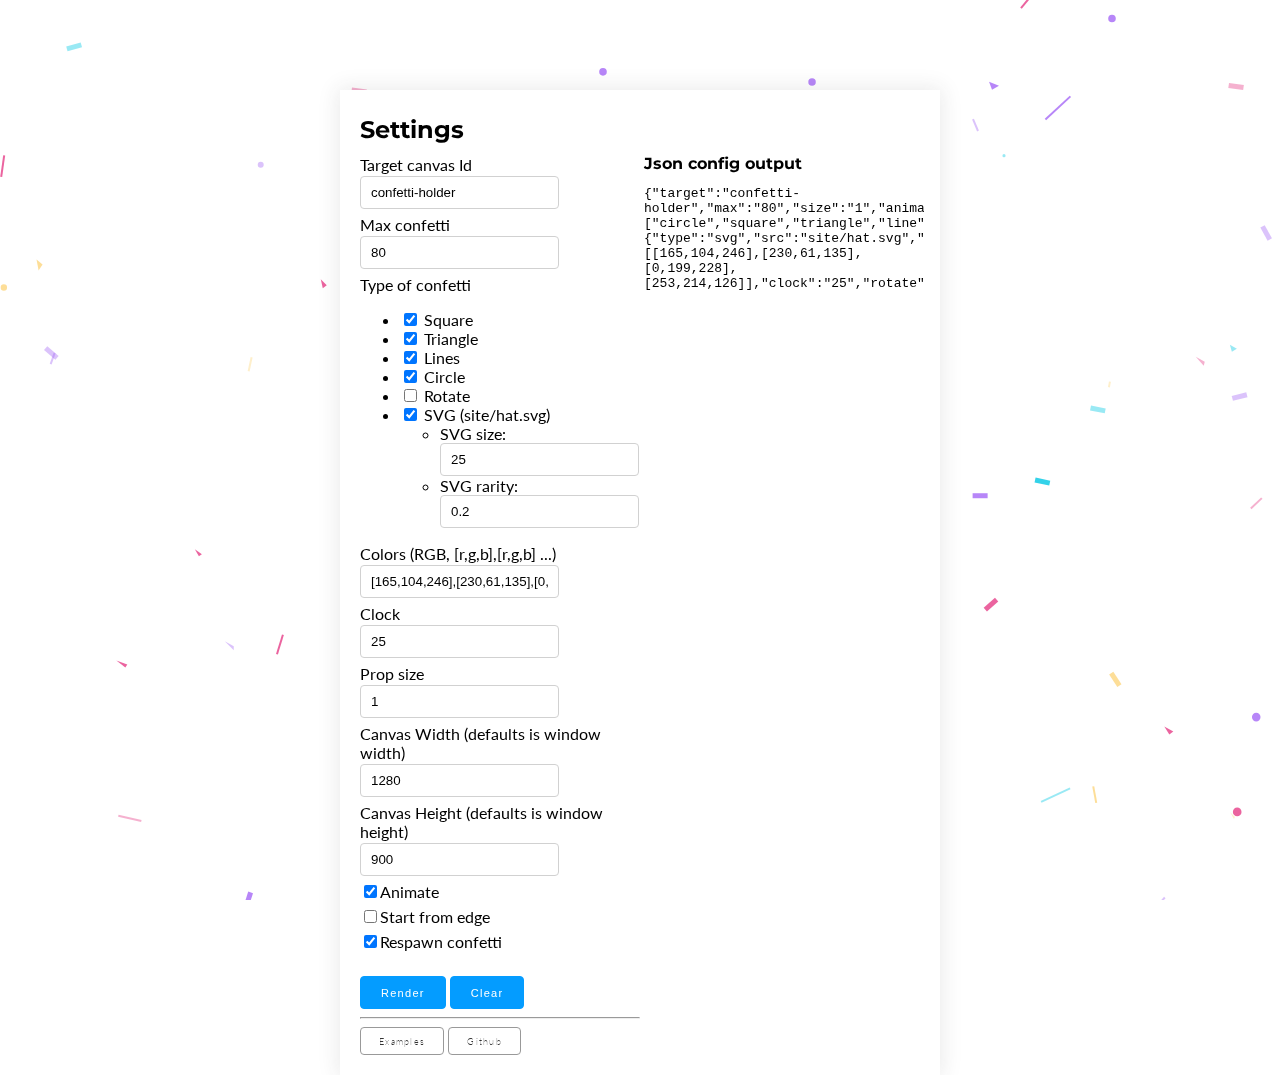
<file: 12_Key_Sequence_Detection/confetti-js-master/index.html>
<html>
  <head>
    <link href="https://fonts.googleapis.com/css?family=Montserrat:400,700" rel="stylesheet">
    <link href="https://fonts.googleapis.com/css?family=Lato:400,700" rel="stylesheet">

    <link rel="stylesheet" href="site/site.css" />
  </head>
  <body>

    <canvas id="confetti-holder"></canvas>
    
    <div id="settings">
      <h2>Settings</h2>
      <div class="l">
          <form>
            <div>
              <label>Target canvas Id</label>
              <input type="text" id="canvas-id" />
            </div>
            <div>
              <label>Max confetti</label>
              <input type="number" id="max-confetti" />
            </div>
            <div>
              <label>Type of confetti</label>
              <ul>
                <li><input type="checkbox" id="square" value="square" /> <label for="square">Square</label></li>
                <li><input type="checkbox" id="triangle" value="triangle" /> <label for="triangle">Triangle</label></li>
                <li><input type="checkbox" id="line" value="line" /> <label for="line">Lines</label></li>
                <li><input type="checkbox" id="circle" value="circle" /> <label for="circle">Circle</label></li>
                <li><input type="checkbox" id="rotate" value="rotate" /> <label for="rotate">Rotate</label></li>
                <li><input type="checkbox" id="svg" value="svg" /> <label for="svg">SVG (site/hat.svg)</label></li>
                  <ul>
                    <li><label for="svg-size">SVG size:</label> <input type="text" id="svg-size" value="25" /></li>
                    <li><label for="svg-weight">SVG rarity:</label> <input type="text" id="svg-weight" value="0.2" /></li>
                  </ul>
                </li>
              </ul>
            </div>
            <div>
              <label>Colors (RGB, [r,g,b],[r,g,b] ...)</label>
              <input type="text" id="colors" value="" />
            </div>
            <div>
                <label>Clock</label>
                <input type="text" id="clock" value="" />
            </div>
            <div>
                <label>Prop size</label>
                <input type="number" id="size" value="" />
            </div>
            <div>
              <label>Canvas Width (defaults is window width)</label>
              <input type="number" id="width" value="" />
            </div>
            <div>
              <label>Canvas Height (defaults is window height)</label>
              <input type="number" id="height" value="" />
            </div>
            <div>
              <div><input type="checkbox" id="animate" value="animate" /><label for="animate">Animate</label></div>
            </div>
            <div>
              <div><input type="checkbox" id="start_from_edge" value="start_from_edge" /><label for="start_from_edge">Start from edge</label></div>
            </div>
            <div>
              <div><input type="checkbox" id="respawn" value="respawn" /><label for="respawn">Respawn confetti</label></div>
            </div>
            
            <div>
              <br />
              <input type="button" onclick="app.render()" id="btnRender" value="Render" />

              <input type="button" onclick="app.clear()" id="btnClear" value="Clear" />
            </div>
          </form>
          <div>
            <hr />
            <a href="examples" target="_blank" class="hollow" />Examples</a>
            <a href="https://github.com/Agezao/confetti-js" target="_blank" class="hollow" />Github</a>
          </div>
      </div>
      <div class="r">
        <h4>Json config output</h4>
        <div>
          <pre id="json-output">
            {}
          </pre>
        </div>
      </div>
    </div>

    <!-- Importing generator -->
    <script type="text/javascript" src="dist/index.min.js"></script>
    <!-- Starting site logic -->
    <script type="text/javascript" src="site/site.js"></script>
  </body>
</html>
</file>
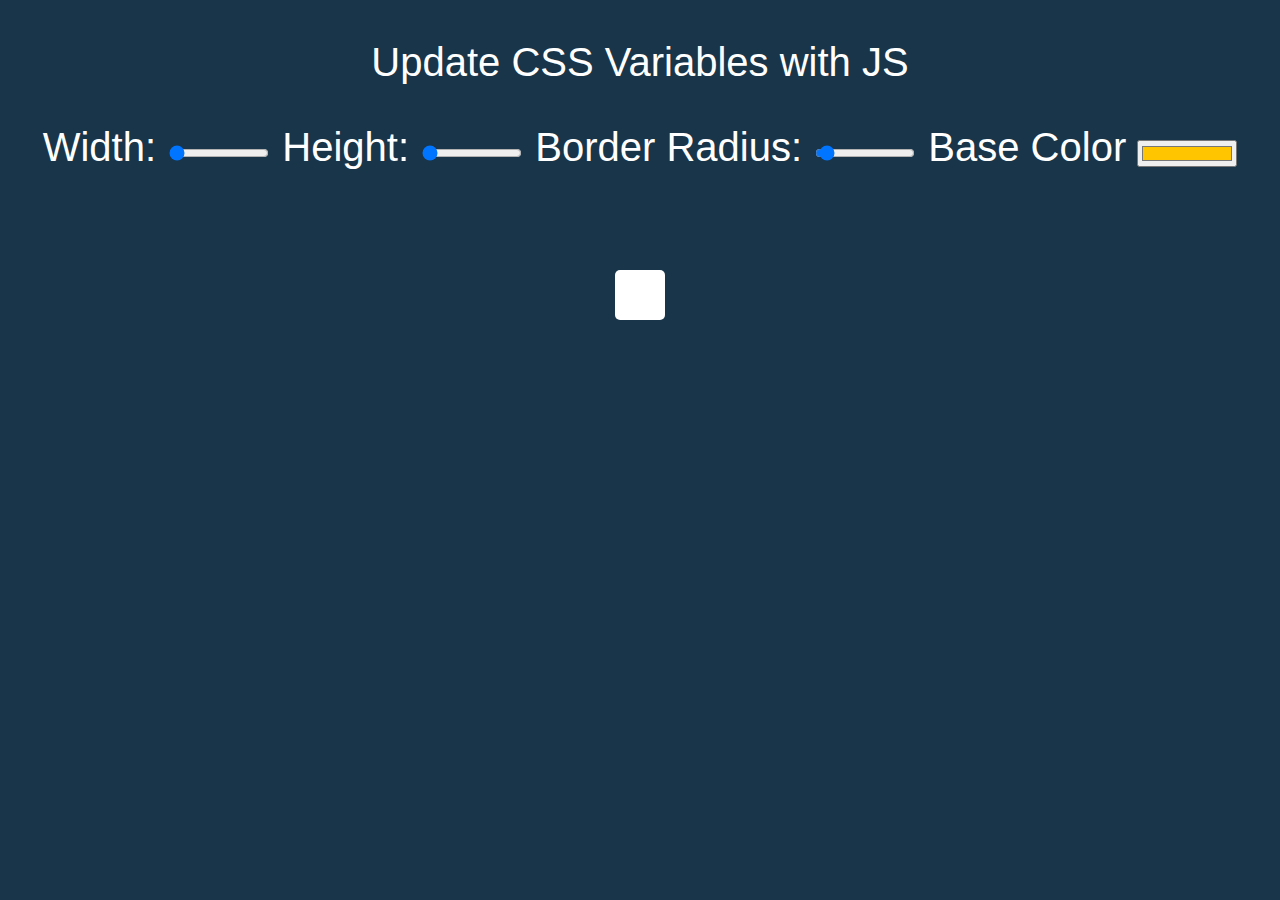
<file: 03_CSS_Variables/index-START.html>
<!DOCTYPE html>
<html lang="en">
  <head>
    <meta charset="UTF-8" />
    <title>Scoped CSS Variables and JS</title>
  </head>
  <body>
    <p>Update CSS Variables with <span class="hl">JS</span></p>

    <div class="controls">
      <label for="width">Width:</label>
      <input
        id="width"
        type="range"
        name="width"
        min="50"
        max="800"
        value="50"
        data-sizing="px"
      />

      <label for="height">Height:</label>
      <input
        id="height"
        type="range"
        name="height"
        min="50"
        max="600"
        value="50"
        data-sizing="px"
      />

      <label for="borderRadius">Border Radius:</label>
      <input
        id="borderRadius"
        type="range"
        name="border-radius"
        min="0"
        max="200"
        value="10"
        data-sizing="%"
      />

      <label for="color">Base Color</label>
      <input id="color" type="color" name="color" value="#ffc600" />
    </div>

    <div class="canvas"></div>

    <style>
      :root {
        --color: #fff;
        --border-radius: 10%;
        --width: 50px;
        --height: 50px;
      }

      .canvas {
        background: var(--color);
        border-radius: var(--border-radius);
        width: var(--width);
        height: var(--height);
        margin: 100px auto 20px auto;
      }
      /*
        misc styles, nothing to do with CSS variables
      */

      body {
        text-align: center;
        background: #193549;
        color: white;
        font-family: "helvetica neue", sans-serif;
        font-weight: 100;
        font-size: 40px;
      }

      .controls {
        margin-bottom: 50px;
      }

      input {
        width: 100px;
      }
    </style>

    <script>
      const inputs = document.querySelectorAll(".controls input");

      function handleUpdate() {
        // console.log(this.value);
        const suffix = this.dataset.sizing || "";
        document.documentElement.style.setProperty(
          `--${this.name}`,
          this.value + suffix
        );
      }

      inputs.forEach(input => input.addEventListener("change", handleUpdate));
      inputs.forEach(input =>
        input.addEventListener("mousemove", handleUpdate)
      );
    </script>
  </body>
</html>
</file>
<file: main.css>
/*
=============== 
Fonts
===============
*/
@import url("https://fonts.googleapis.com/css2?family=Raleway:wght@500&family=Roboto&display=swap");

/*
=============== 
Variables
===============
*/
:root {
  --clr-bg: #fefdfc;
  --clr-main: #c8eae5;
  --clr-outline: #7ebdc2;
  --clr-item-border: #b4dc7f;
  --clr-item-border-even: #b8b3e9;

  --clr-btn-yellow: #fdca40;
  --clr-btn-organge: #f3ba91;

  --clr-header-text: #272c54;

  /* fonts */
  --ff-primary: "Roboto", sans-serif;
  --ff-secondary: "Raleway", sans-serif;

  --transition: all 0.3s linear;
  --spacing: 0.2rem;
  --radius: 0.25rem;
  --light-shadow: 0 5px 15px rgba(0, 0, 0, 0.1);
  --dark-shadow: 0 5px 15px rgba(0, 0, 0, 0.2);
  --max-width: 1170px;
  --fixed-width: 700px;
}

/*
=============== 
Global Styles
===============
*/

*,
::after,
::before {
  margin: 0;
  padding: 0;
  box-sizing: border-box;
}

html {
  background-color: var(--clr-main);
  font-size: 16px;
}

body {
  min-height: calc(100vh - 1rem);
  background-color: var(--clr-bg);
  margin: 0.5rem 0.5rem;
  border-radius: 0.25rem;
  border: 2px solid var(--clr-outline);
  font-family: var(--ff-primary);
  font-size: 1.2rem;
}

ul {
  list-style-type: none;
}
a {
  text-decoration: none;
  font-size: 1.2rem;
}

h1,
h2,
h3,
h4 {
  letter-spacing: var(--spacing);
  text-transform: capitalize;
  line-height: 1.25;
  margin-bottom: 0.75rem;
  font-family: var(--ff-primary);
}
h1 {
  font-size: 3rem;
}
h2 {
  font-size: 2rem;
}
h3 {
  font-size: 1.25rem;
}
h4 {
  font-size: 0.875rem;
}
p {
  font-size: 1.5rem;
  margin-bottom: 1.25rem;
}
@media screen and (min-width: 800px) {
  h1 {
    font-size: 4rem;
  }
  h2 {
    font-size: 2.5rem;
  }
  h3 {
    font-size: 1.75rem;
  }
  h4 {
    font-size: 1rem;
  }
  body {
    font-size: 1rem;
  }
  h1,
  h2,
  h3,
  h4 {
    line-height: 1;
  }
}

/* header */

header {
  text-align: center;
  padding: 3rem 2rem;
  font-family: var(--ff-secondary);
}

/* main */

main {
  margin-top: 1rem;
}

section {
  margin: 6rem auto 2rem auto;
}

.exercise-list {
  width: 60rem;
  max-width: 90vw;
  margin-left: auto;
  margin-right: auto;
}

li {
  display: inline-block;
  list-style-type: none;
}

.exercise-item {
  width: 60rem;
  max-width: 90vw;
  margin: 0 auto 4rem auto;
  font-size: 1.6rem;
  padding: 2rem;
  border: 3px solid var(--clr-item-border);
  border-radius: 3px;
  background-size: 5px 5px;
  background-image: radial-gradient(
      circle at top left,
      var(--clr-item-border) 0 13%,
      transparent 10%
    ),
    radial-gradient(
      circle at top right,
      var(--clr-item-border) 0 13%,
      transparent 10%
    ),
    radial-gradient(
      circle at bottom left,
      var(--clr-item-border) 0 13%,
      transparent 10%
    ),
    radial-gradient(
      circle at bottom right,
      var(--clr-item-border) 0 13%,
      transparent 10%
    );
}

.exercise-item:nth-of-type(even) {
  border: 3px solid var(--clr-item-border-even);
  background-image: radial-gradient(
      circle at top left,
      var(--clr-item-border-even) 0 13%,
      transparent 10%
    ),
    radial-gradient(
      circle at top right,
      var(--clr-item-border-even) 0 13%,
      transparent 10%
    ),
    radial-gradient(
      circle at bottom left,
      var(--clr-item-border-even) 0 13%,
      transparent 10%
    ),
    radial-gradient(
      circle at bottom right,
      var(--clr-item-border-even) 0 13%,
      transparent 10%
    );
}

.exercise-item > div {
  margin-left: auto;
  margin-right: auto;
  background-color: var(--clr-bg);
  padding: 4rem;
  border-radius: 3px;
}

.btn {
  display: inline-block;
  padding: 0.25rem 0.75rem;
  margin: 1rem 0.5rem 0 0;
  line-height: 130%;
  border: 2px solid #222;
  color: #222;
  border-radius: 1.5rem;
}

.btn-orange {
  background-color: var(--clr-btn-organge);
}

.btn-yellow {
  background-color: var(--clr-btn-yellow);
}
</file>
<file: 01_Drum_Kit/style.css>
html {
  font-size: 10px;
  background-image: linear-gradient(135deg, #ee9ae5 10%, #5961f9 100%);
  background-size: cover;
}

body,
html {
  margin: 0;
  padding: 0;
  font-family: sans-serif;
}

.keys {
  display: flex;
  flex-direction: column;
  flex: 1;
  min-height: 100vh;
  align-items: center;
  justify-content: center;
}

.key {
  border: 0.4rem solid black;
  border-radius: 0.5rem;
  margin: 1rem;
  font-size: 1.5rem;
  padding: 1rem 0.5rem;
  transition: all 0.07s ease;
  width: 10rem;
  text-align: center;
  color: white;
  background: rgba(0, 0, 0, 0.4);
  text-shadow: 0 0 0.5rem black;
}

.playing {
  transform: scale(1.1);
  /* border-color: #ffc600; */
  border-color: white;
  box-shadow: 0 0 1rem #ffc600;
}

kbd {
  display: block;
  font-size: 4rem;
}

.sound {
  font-size: 1.2rem;
  text-transform: uppercase;
  letter-spacing: 0.1rem;
  color: #ffc600;
}
@media only screen and (min-width: 600px) {
  .keys {
    display: flex;
    flex-direction: row;
  }
}
</file>
<file: 02_JS_and_CSS_Clock/style.css>
html {
  background: #5d75b9;
  background: -webkit-radial-gradient(center, #5d75b9, #4cc994);
  background: -moz-radial-gradient(center, #5d75b9, #4cc994);
  background: radial-gradient(ellipse at center, #5d75b9, #4cc994);
  background-size: cover;
  font-family: "helvetica neue";
  text-align: center;
  font-size: 10px;
}

body {
  margin: 0;
  font-size: 2rem;
  display: flex;
  flex: 1;
  min-height: 100vh;
  align-items: center;
}

/* animatied background */
.area {
  width: 100%;
  height: 100vh;
}

.circles {
  position: absolute;
  top: 0;
  left: 0;
  width: 100%;
  height: 100%;
  overflow: hidden;
}

.circles li {
  position: absolute;
  display: block;
  list-style: none;
  width: 20px;
  height: 20px;
  background: rgba(255, 255, 255, 0.2);
  animation: animate 25s linear infinite;
  bottom: -150px;
}

.circles li:nth-child(1) {
  left: 25%;
  width: 80px;
  height: 80px;
  animation-delay: 0s;
}

.circles li:nth-child(2) {
  left: 10%;
  width: 20px;
  height: 20px;
  animation-delay: 2s;
  animation-duration: 12s;
}

.circles li:nth-child(3) {
  left: 80%;
  width: 30px;
  height: 30px;
  animation-delay: 1s;
}

.circles li:nth-child(4) {
  left: 40%;
  width: 60px;
  height: 60px;
  animation-delay: 0s;
  animation-duration: 18s;
}

.circles li:nth-child(5) {
  left: 65%;
  width: 20px;
  height: 20px;
  animation-delay: 0s;
}

.circles li:nth-child(6) {
  left: 75%;
  width: 70px;
  height: 70px;
  animation-delay: 3s;
}

.circles li:nth-child(7) {
  left: 35%;
  width: 120px;
  height: 120px;
  animation-delay: 7s;
}

.circles li:nth-child(8) {
  left: 50%;
  width: 25px;
  height: 25px;
  animation-delay: 15s;
  animation-duration: 45s;
}

.circles li:nth-child(9) {
  left: 20%;
  width: 15px;
  height: 15px;
  animation-delay: 2s;
  animation-duration: 35s;
}

.circles li:nth-child(10) {
  left: 85%;
  width: 150px;
  height: 150px;
  animation-delay: 0s;
  animation-duration: 11s;
}

@keyframes animate {
  0% {
    transform: translateY(0) rotate(0deg);
    opacity: 1;
    border-radius: 50%;
  }

  100% {
    transform: translateY(-1000px) rotate(720deg);
    opacity: 0;
    border-radius: 50%;
  }
}

/* clock */

.clock {
  width: 30rem;
  height: 30rem;
  border: 20px solid white;
  border-radius: 50%;
  margin: 200px auto;
  position: relative;
  padding: 2rem;
  box-shadow: 0 0 0 4px rgba(0, 0, 0, 0.1), inset 0 0 0 3px #efefef,
    inset 0 0 10px black, 0 0 10px rgba(0, 0, 0, 0.2);
}

.clock-face {
  position: relative;
  width: 100%;
  height: 100%;
  transform: translateY(-3px); /* account for the height of the clock hands */
}

.hand {
  width: 50%;
  height: 6px;
  background: black;
  position: absolute;
  top: 50%;

  /* rotate the hand at the right hand side */
  transform-origin: 100%;
  transform: rotate(90deg);
  transition: all 0.05s;
  transition-timing-function: cubic-bezier(0.1, 2.7, 0.58, 1);
}

.hour-hand {
  width: 40%;
  left: 10%;
  height: 8px;
}

.second-hand {
  background: greenyellow;
  height: 2px;
  z-index: 3;
}
</file>
<file: 06_AJAX_Type_Ahead/style.css>
*,
*:before,
*:after {
  box-sizing: inherit;
}

html {
  box-sizing: border-box;
  background: #fff;
  font-family: "helvetica neue";
  font-size: 20px;
  font-weight: 200;
}

.container {
  background-color: #fbe2da;
  margin: 0 auto;
  padding: 1rem 0;
  width: 90vw;
  height: 100%;
  border-radius: 10px;
}

input {
  width: 100%;
  padding: 20px;
}

.search-form {
  max-width: 400px;
  margin: 50px auto;
}

input.search {
  margin: 0;
  text-align: center;
  outline: 0;
  border: 10px solid #f7f7f7;
  width: 120%;
  left: -10%;
  position: relative;
  top: 10px;
  z-index: 2;
  border-radius: 5px;
  font-size: 40px;
  box-shadow: 0 0 5px rgba(0, 0, 0, 0.12), inset 0 0 2px rgba(0, 0, 0, 0.19);
}

.suggestions {
  margin: 0;
  padding: 0;
  position: relative;
  /*perspective: 20px;*/
}

.suggestions li {
  background: white;
  list-style: none;
  border-bottom: 1px solid #d8d8d8;
  box-shadow: 0 0 10px rgba(0, 0, 0, 0.14);
  margin: 0;
  padding: 20px;
  transition: background 0.2s;
  display: flex;
  justify-content: space-between;
  text-transform: capitalize;
}

.suggestions li:nth-child(even) {
  transform: perspective(100px) rotateX(3deg) translateY(2px) scale(1.001);
  background: linear-gradient(to bottom, #ffffff 0%, #efefef 100%);
}

.suggestions li:nth-child(odd) {
  transform: perspective(100px) rotateX(-3deg) translateY(3px);
  background: linear-gradient(to top, #ffffff 0%, #efefef 100%);
}

span.population {
  font-size: 15px;
}

.ticket {
  background: #fff;
  width: 250px;
  height: 550px;
  margin: 0 auto;
  display: flex;
  flex-direction: column;
}

.ticket-top {
  background-image: url("img.png");
  background-size: 150%;
  object-fit: cover;
  flex: 0.7;
}
.ticket-bottom {
  padding: 1rem 1rem;
  flex: 0.3;
  font-size: 0.7rem;
}

.info {
  display: flex;
  flex-direction: row;
}
.info > div {
  flex: 0.3;
}

.row2 {
  font-weight: 800;
}

.destination {
  text-transform: capitalize;
}

.boarding > p {
  text-align: center;
  width: 85%;
  margin: 0 auto;
  padding: 5px 10px;
  border: 1px solid #00296b;
}

@media screen and (min-width: 900px) {
  .container {
    background-color: #fbe2da;
    margin: 0 auto;
    width: 70vw;
    height: 90vw;
  }
}
</file>
<file: 12_Key_Sequence_Detection/confetti-js-master/site/site.css>
html,
body {
  width: 100%;
  height: 100%;
  margin: 0;
  background-color: #fff;
  font-family: 'Lato', sans-serif;
}
body {
  overflow-x: hidden;
}
div {
  box-sizing: border-box;
}

h1,h2,h3,h4,h5,h6 {
  font-family: 'Montserrat', sans-serif;
  margin: 5px 0 5px 0;
}

p {
  margin: 5px 0 5px 0;
}

pre {
  white-space: pre-line;
  max-height: 450px;
  overflow: auto;
}

input {
  height: auto;
  padding: 8px 10px;
  background-color: #fff;
  border: 1px solid #d1d1d1;
  border-radius: 4px;
  box-shadow: none;
  box-sizing: border-box;
}

input[type="button"] {
  display: inline-block;
  height: auto;
  padding: 10px 20px 9px 20px;
  color: #fff;
  font-size: 11px;
  font-weight: 200;
  text-align: center;
  letter-spacing: .08rem;
  text-decoration: none;
  white-space: nowrap;
  background-color: #049cff;
  border-radius: 4px;
  border: 1px solid #049cff;
  cursor: pointer;
  box-sizing: border-box;
  line-height: inherit;
}


a.hollow {
  display: inline-block;
  height: auto;
  padding: 8px 18px 7px 18px;
  color: #333;
  font-size: 9px;
  font-weight: 200;
  text-align: center;
  letter-spacing: .08rem;
  text-decoration: none;
  white-space: nowrap;
  background-color: #fff;
  border-radius: 4px;
  border: 1px solid #999;
  cursor: pointer;
  box-sizing: border-box;
  line-height: inherit;
}


/* ----- */

#confetti {
  position: relative;
  top:0;
  left: 0;
  z-index: 1;
}

#settings {
  white-space: nowrap;
  display: inline-block;
  overflow: hidden;
  position: absolute;
  background: rgba(255,255,255,1);
  -webkit-box-shadow: 0 0 20px 2px rgba(50,50,50,.1);
  box-shadow: 0 0 20px 2px rgba(50,50,50,.1);
  padding: 20px;
  margin: 0 auto;
  top: 10%;
  left: 0;
  right: 0;
  width: 80%;
  max-width: 600px;
  z-index: 9;
}

form {
  margin: 0;
}

form > div {
  margin: 6px 0;
}

form > div > label { 
  display: block;
  margin: 0 0 2px 0;
}

.l {
  width: 50%;
  white-space: normal;
  vertical-align: top;
  display: inline-block;
}

.r {
  width: 50%;
  white-space: normal;
  vertical-align: top;
  display: inline-block;
}


@media (max-width: 850px) {
  .l {
    display: block;
    width: 100%;
    margin: 0 0 15px 0;
  }
  
  .r {
    display: block;
    width: 100%;
  }
}
</file>
